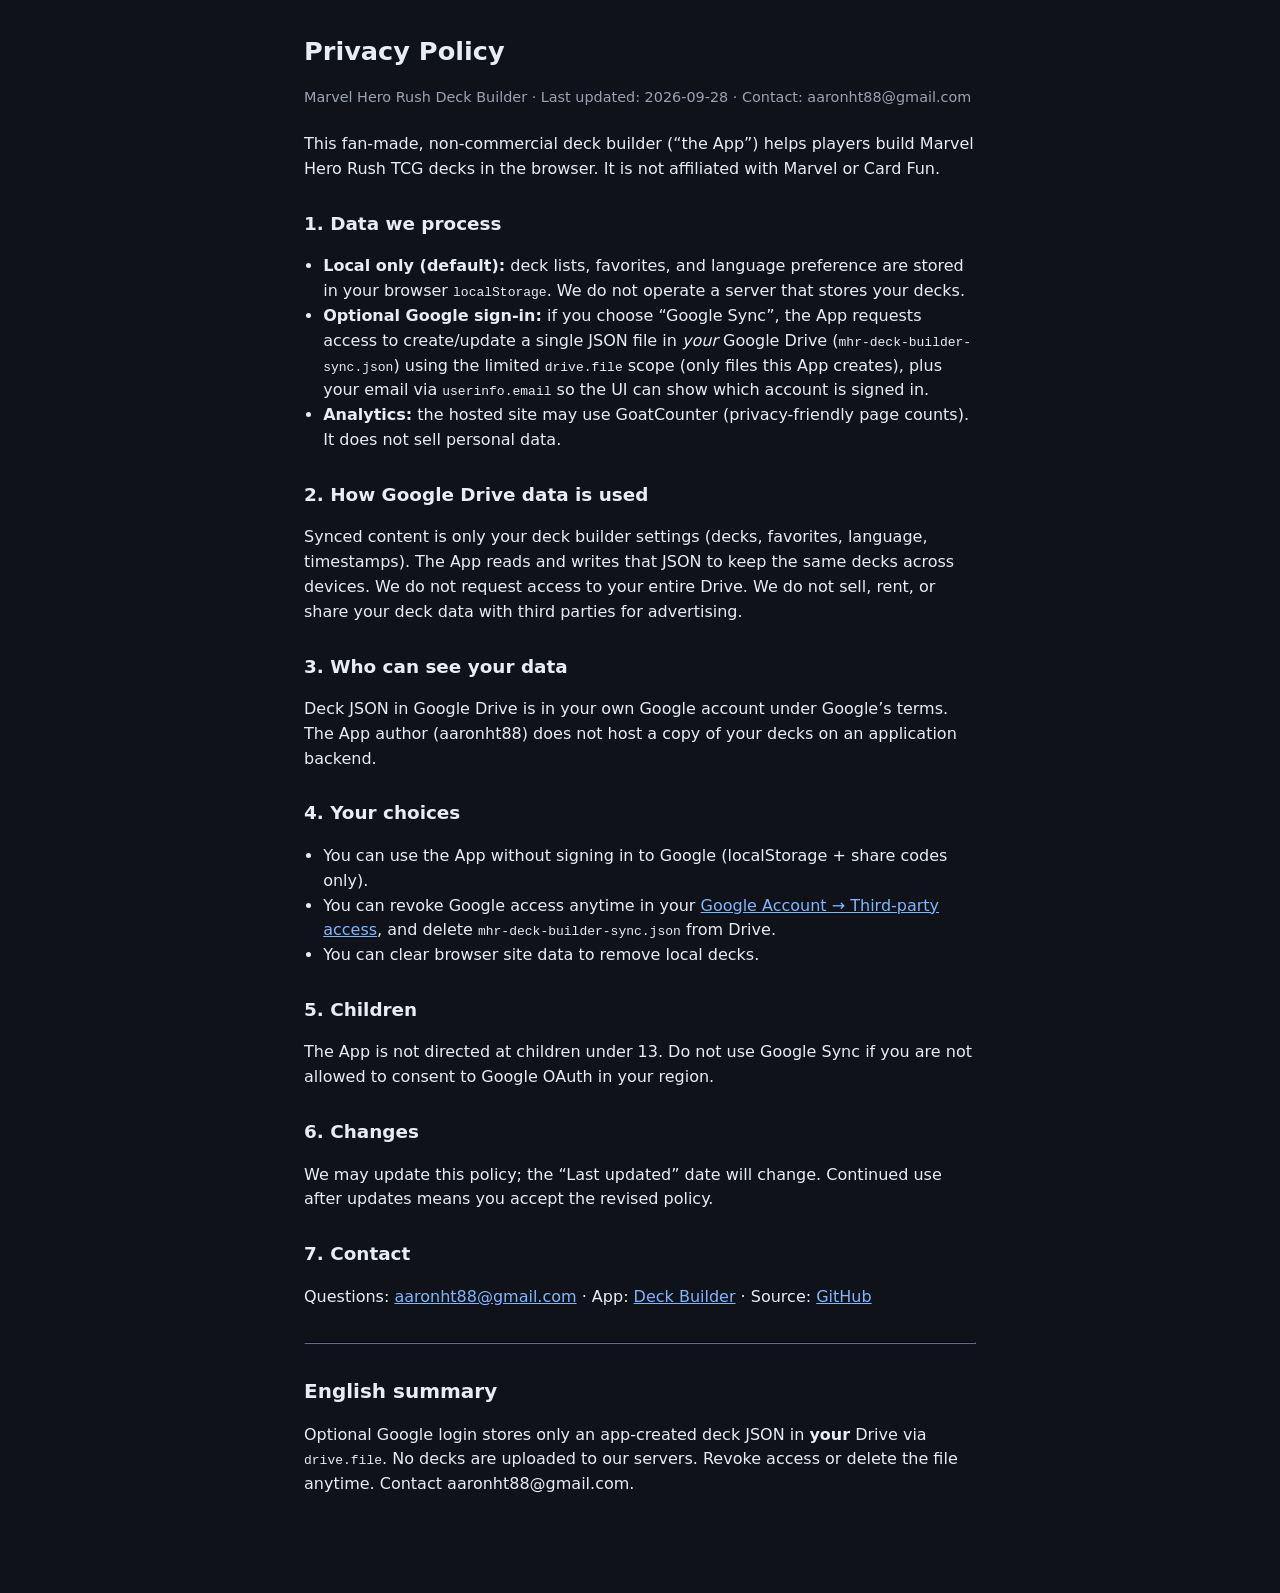
<file: privacy.html>
<!DOCTYPE html>
<html lang="zh-HK">
<head>
  <meta charset="UTF-8" />
  <meta name="viewport" content="width=device-width, initial-scale=1.0" />
  <title>Privacy Policy — Marvel Hero Rush Deck Builder</title>
  <style>
    :root { color-scheme: dark; }
    body { font-family: system-ui, sans-serif; max-width: 42rem; margin: 2rem auto; padding: 0 1.25rem 3rem; line-height: 1.55; background: #0f1218; color: #e8ecf4; }
    h1 { font-size: 1.6rem; margin-bottom: .25rem; }
    h2 { font-size: 1.15rem; margin-top: 1.75rem; }
    a { color: #7eb6ff; }
    .meta { color: #9aa3b5; font-size: .9rem; margin-bottom: 1.5rem; }
    ul { padding-left: 1.2rem; }
  </style>
</head>
<body>
  <h1>Privacy Policy</h1>
  <p class="meta">Marvel Hero Rush Deck Builder · Last updated: 2026-09-28 · Contact: aaronht88@gmail.com</p>

  <p>This fan-made, non-commercial deck builder (“the App”) helps players build Marvel Hero Rush TCG decks in the browser. It is not affiliated with Marvel or Card Fun.</p>

  <h2>1. Data we process</h2>
  <ul>
    <li><strong>Local only (default):</strong> deck lists, favorites, and language preference are stored in your browser <code>localStorage</code>. We do not operate a server that stores your decks.</li>
    <li><strong>Optional Google sign-in:</strong> if you choose “Google Sync”, the App requests access to create/update a single JSON file in <em>your</em> Google Drive (<code>mhr-deck-builder-sync.json</code>) using the limited <code>drive.file</code> scope (only files this App creates), plus your email via <code>userinfo.email</code> so the UI can show which account is signed in.</li>
    <li><strong>Analytics:</strong> the hosted site may use GoatCounter (privacy-friendly page counts). It does not sell personal data.</li>
  </ul>

  <h2>2. How Google Drive data is used</h2>
  <p>Synced content is only your deck builder settings (decks, favorites, language, timestamps). The App reads and writes that JSON to keep the same decks across devices. We do not request access to your entire Drive. We do not sell, rent, or share your deck data with third parties for advertising.</p>

  <h2>3. Who can see your data</h2>
  <p>Deck JSON in Google Drive is in your own Google account under Google’s terms. The App author (aaronht88) does not host a copy of your decks on an application backend.</p>

  <h2>4. Your choices</h2>
  <ul>
    <li>You can use the App without signing in to Google (localStorage + share codes only).</li>
    <li>You can revoke Google access anytime in your <a href="https://myaccount.google.com/permissions" target="_blank" rel="noopener">Google Account → Third-party access</a>, and delete <code>mhr-deck-builder-sync.json</code> from Drive.</li>
    <li>You can clear browser site data to remove local decks.</li>
  </ul>

  <h2>5. Children</h2>
  <p>The App is not directed at children under 13. Do not use Google Sync if you are not allowed to consent to Google OAuth in your region.</p>

  <h2>6. Changes</h2>
  <p>We may update this policy; the “Last updated” date will change. Continued use after updates means you accept the revised policy.</p>

  <h2>7. Contact</h2>
  <p>Questions: <a href="mailto:aaronht88@gmail.com">aaronht88@gmail.com</a> · App: <a href="./">Deck Builder</a> · Source: <a href="https://github.com/aaronht88/marvel-hero-rush-deck" target="_blank" rel="noopener">GitHub</a></p>

  <hr style="border-color:#2a3140;margin:2rem 0" />
  <h1 lang="en" style="font-size:1.25rem">English summary</h1>
  <p>Optional Google login stores only an app-created deck JSON in <strong>your</strong> Drive via <code>drive.file</code>. No decks are uploaded to our servers. Revoke access or delete the file anytime. Contact aaronht88@gmail.com.</p>
</body>
</html>
</file>
